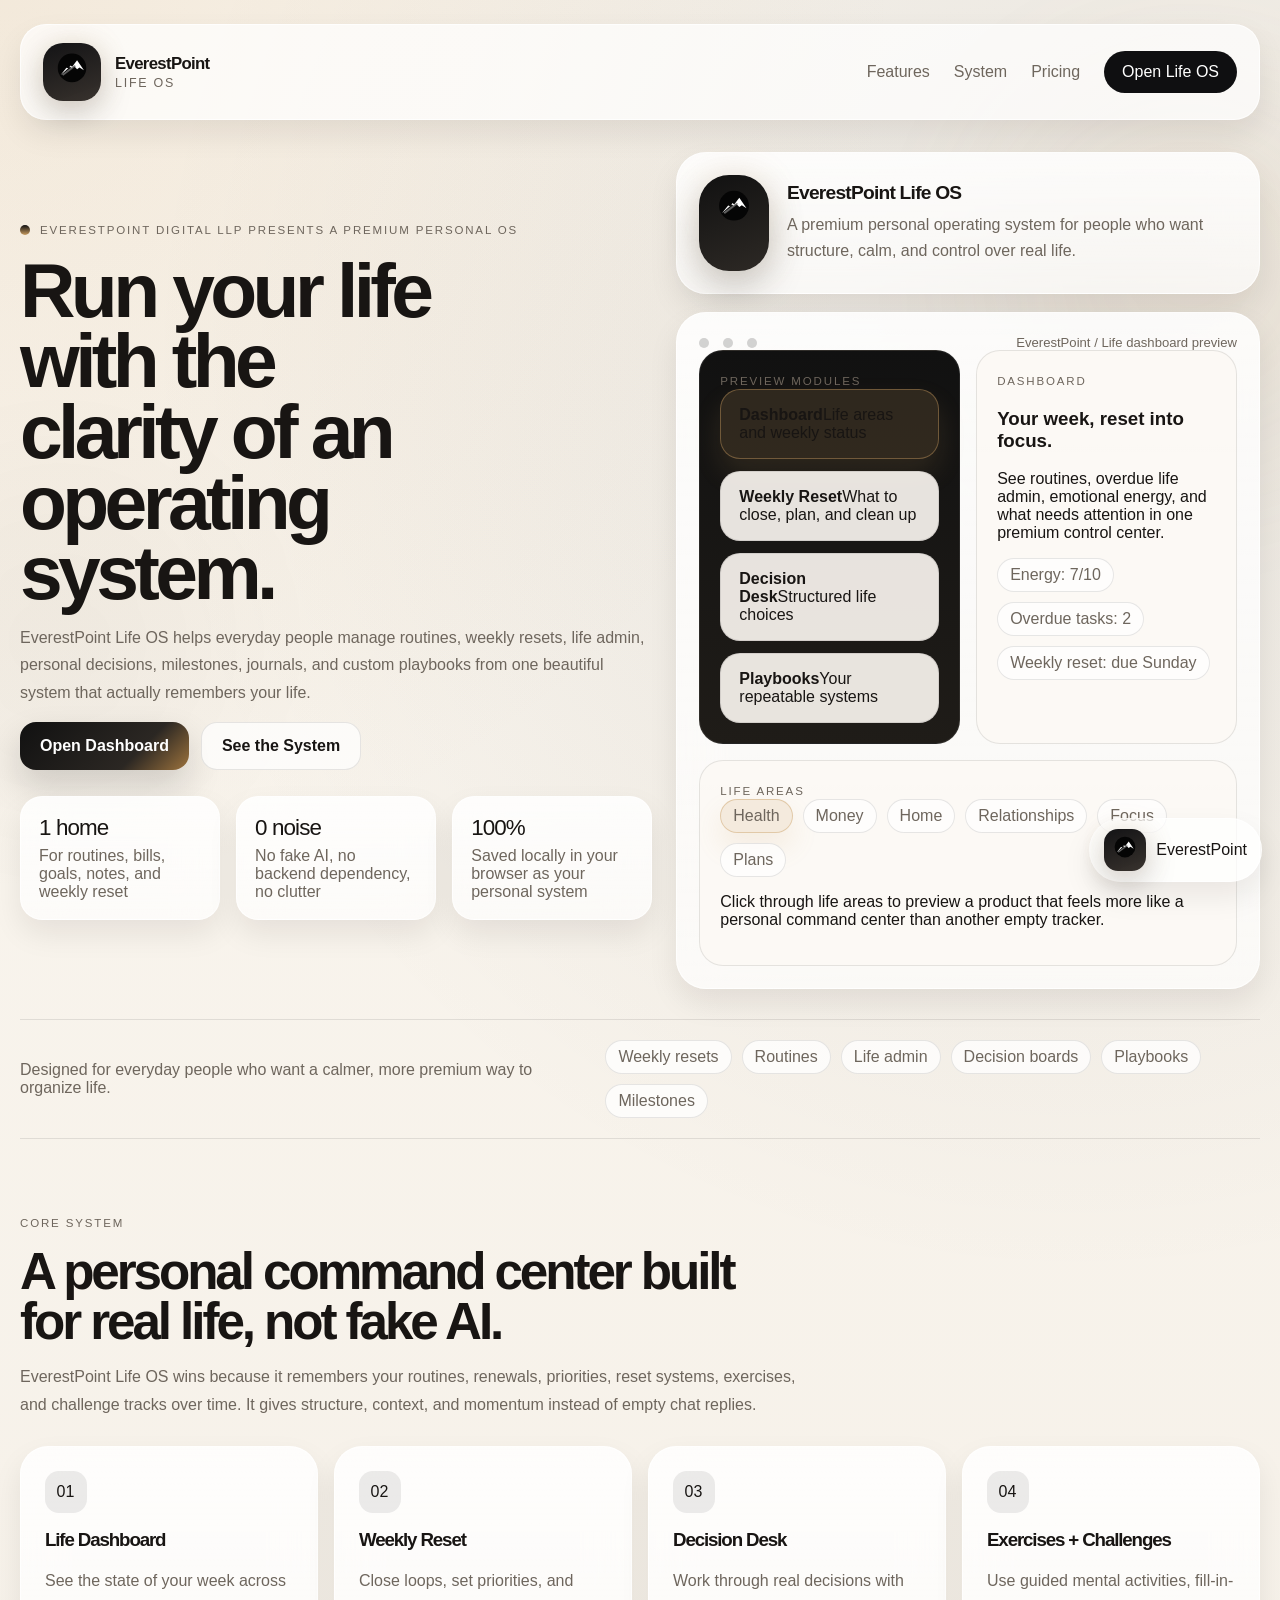
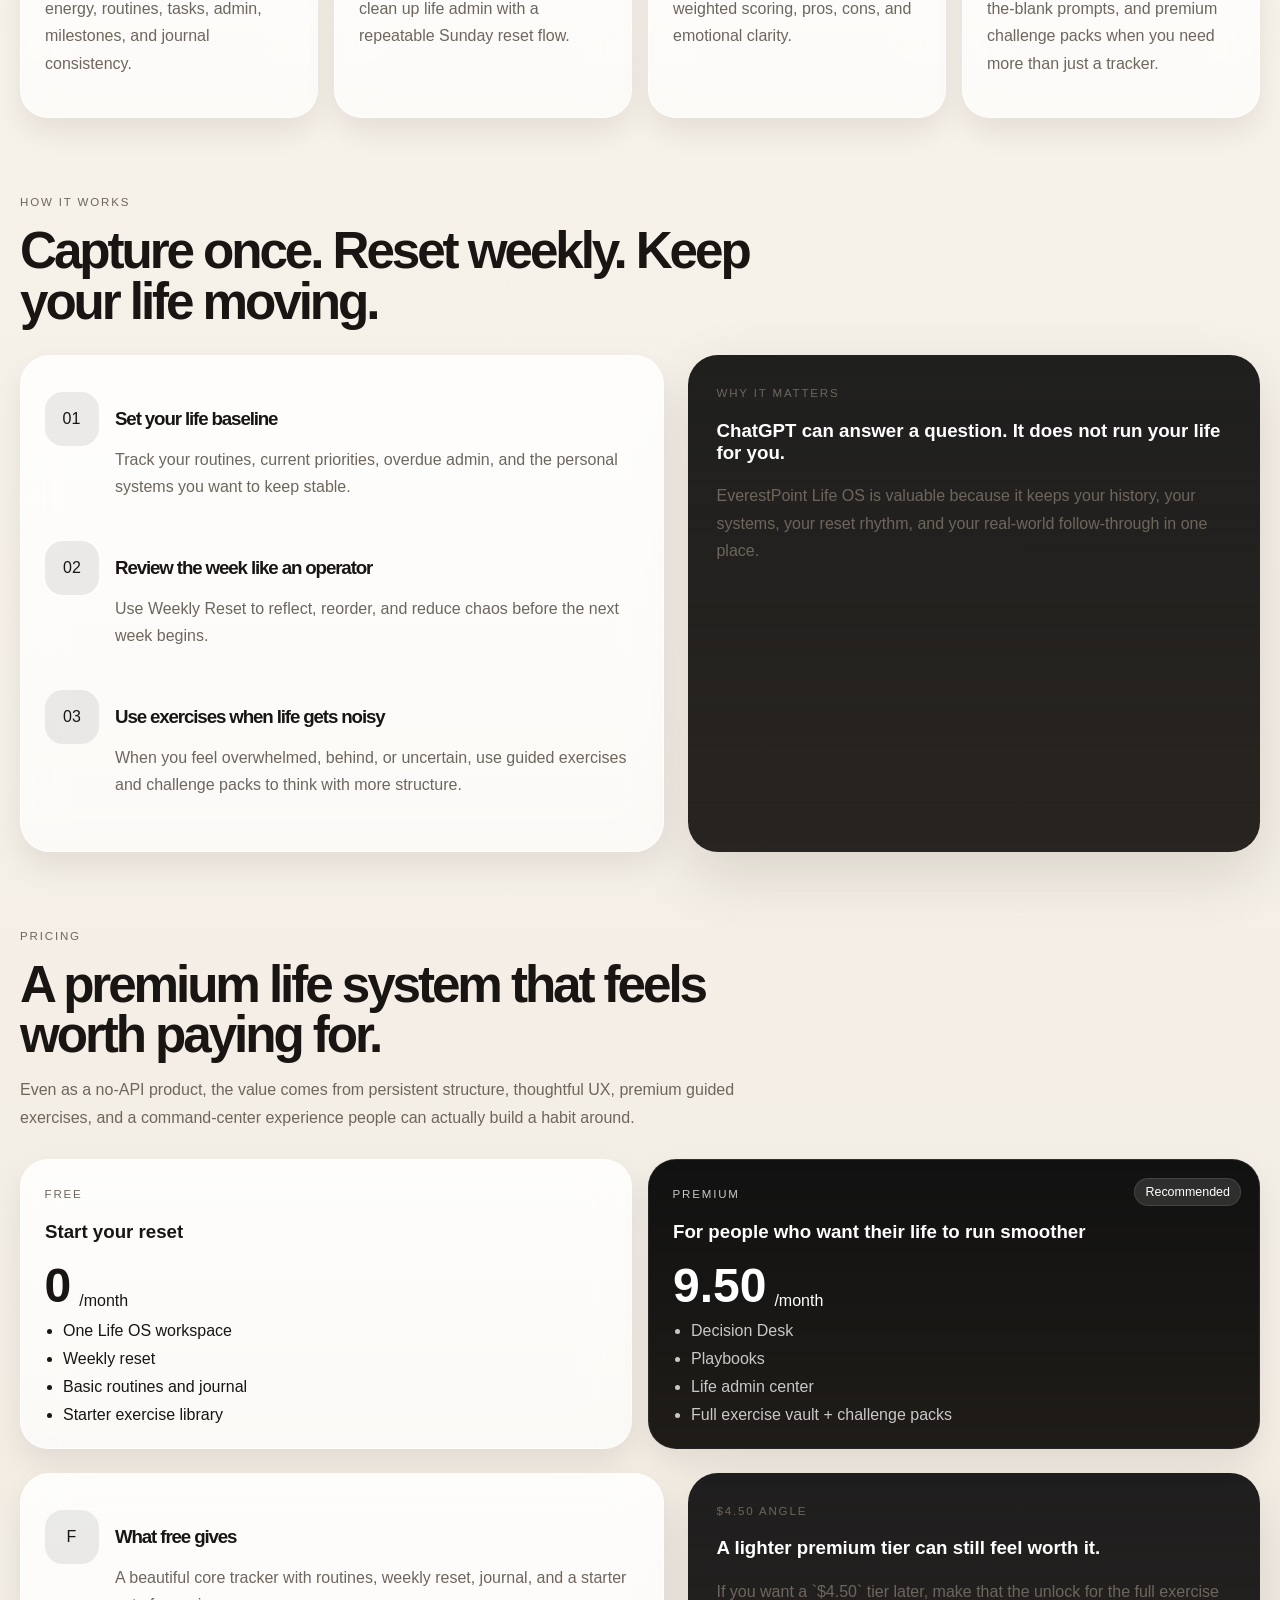
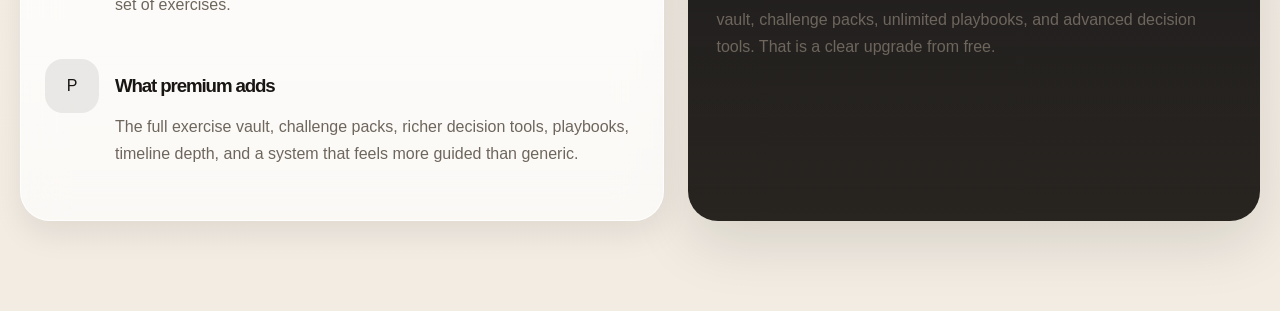
<file: index.html>
<!DOCTYPE html>
<html lang="en">
<head>
  <meta charset="UTF-8">
  <meta name="viewport" content="width=device-width, initial-scale=1.0">
  <title>EverestPoint Life OS | A personal operating system for real life</title>
  <meta name="description" content="EverestPoint Life OS helps everyday people organize routines, life admin, decisions, resets, milestones, and personal systems in one premium local-first dashboard.">
  <link rel="stylesheet" href="./styles.css">
</head>
<body class="landing-body">
  <div class="ambient ambient-one"></div>
  <div class="ambient ambient-two"></div>

  <header class="landing-nav">
    <a class="brand brand-lockup" href="#top" aria-label="Back to top">
      <span class="brand-logo-wrap">
        <img class="brand-logo-image" src="./everestpoint-logo.svg" alt="EverestPoint logo">
      </span>
      <span class="brand-copy">
        <strong>EverestPoint</strong>
        <small>Life OS</small>
      </span>
    </a>

    <nav class="nav-links">
      <a href="#features">Features</a>
      <a href="#system">System</a>
      <a href="#pricing">Pricing</a>
      <a href="./dashboard.html" class="nav-cta">Open Life OS</a>
    </nav>
  </header>

  <main class="landing-main" id="top">
    <section class="hero-section hero-life">
      <div class="hero-copy">
        <div class="eyebrow">
          <span class="eyebrow-dot"></span>
          EverestPoint Digital LLP presents a premium personal OS
        </div>
        <h1>Run your life with the clarity of an operating system.</h1>
        <p class="hero-text">
          EverestPoint Life OS helps everyday people manage routines, weekly resets, life admin, personal decisions,
          milestones, journals, and custom playbooks from one beautiful system that actually remembers your life.
        </p>
        <div class="hero-actions">
          <a class="button button-primary" href="./dashboard.html">Open Dashboard</a>
          <a class="button button-secondary" href="#features">See the System</a>
        </div>
        <div class="hero-proof">
          <div class="proof-card">
            <span class="proof-value">1 home</span>
            <span class="proof-label">For routines, bills, goals, notes, and weekly reset</span>
          </div>
          <div class="proof-card">
            <span class="proof-value">0 noise</span>
            <span class="proof-label">No fake AI, no backend dependency, no clutter</span>
          </div>
          <div class="proof-card">
            <span class="proof-value">100%</span>
            <span class="proof-label">Saved locally in your browser as your personal system</span>
          </div>
        </div>
      </div>

      <div class="hero-visual">
        <div class="hero-logo-orb glass-card">
          <div class="hero-logo-mark">
            <img class="hero-logo-image" src="./everestpoint-logo.svg" alt="EverestPoint mountain mark">
          </div>
          <div class="hero-logo-copy">
            <strong>EverestPoint Life OS</strong>
            <span>A premium personal operating system for people who want structure, calm, and control over real life.</span>
          </div>
        </div>

        <div class="hero-preview-card glass-card">
          <div class="preview-topbar">
            <span class="window-dot"></span>
            <span class="window-dot"></span>
            <span class="window-dot"></span>
            <div class="window-label">EverestPoint / Life dashboard preview</div>
          </div>
          <div class="preview-grid preview-grid-life">
            <div class="preview-panel preview-panel-dark">
              <div class="mini-label">Preview modules</div>
              <div class="stack-list">
                <button class="stack-item active" type="button" data-showcase-tab="dashboard"><strong>Dashboard</strong><span>Life areas and weekly status</span></button>
                <button class="stack-item" type="button" data-showcase-tab="reset"><strong>Weekly Reset</strong><span>What to close, plan, and clean up</span></button>
                <button class="stack-item" type="button" data-showcase-tab="decision"><strong>Decision Desk</strong><span>Structured life choices</span></button>
                <button class="stack-item" type="button" data-showcase-tab="playbooks"><strong>Playbooks</strong><span>Your repeatable systems</span></button>
              </div>
            </div>

            <div class="preview-panel">
              <div class="mini-label" data-showcase-output-label>Dashboard</div>
              <h3 data-showcase-output-title>Your week, reset into focus.</h3>
              <p class="caption-preview" data-showcase-output-text>See routines, overdue life admin, emotional energy, and what needs attention in one premium control center.</p>
              <div class="tag-row" data-showcase-inputs>
                <span>Energy: 7/10</span>
                <span>Overdue tasks: 2</span>
                <span>Weekly reset: due Sunday</span>
              </div>
            </div>

            <div class="preview-panel preview-wide">
              <div class="mini-label">Life areas</div>
              <div class="tag-row">
                <button class="small-chip active" type="button" data-showcase-day>Health</button>
                <button class="small-chip" type="button" data-showcase-day>Money</button>
                <button class="small-chip" type="button" data-showcase-day>Home</button>
                <button class="small-chip" type="button" data-showcase-day>Relationships</button>
                <button class="small-chip" type="button" data-showcase-day>Focus</button>
                <button class="small-chip" type="button" data-showcase-day>Plans</button>
              </div>
              <p class="caption-preview">Click through life areas to preview a product that feels more like a personal command center than another empty tracker.</p>
            </div>
          </div>
        </div>
      </div>
    </section>

    <section class="logo-strip">
      <p>Designed for everyday people who want a calmer, more premium way to organize life.</p>
      <div class="strip-items">
        <span>Weekly resets</span>
        <span>Routines</span>
        <span>Life admin</span>
        <span>Decision boards</span>
        <span>Playbooks</span>
        <span>Milestones</span>
      </div>
    </section>

    <section class="feature-section" id="features">
      <div class="section-heading">
        <span class="section-kicker">Core system</span>
        <h2>A personal command center built for real life, not fake AI.</h2>
          <p>EverestPoint Life OS wins because it remembers your routines, renewals, priorities, reset systems, exercises, and challenge tracks over time. It gives structure, context, and momentum instead of empty chat replies.</p>
      </div>
      <div class="feature-grid">
        <article class="feature-card"><div class="feature-icon">01</div><h3>Life Dashboard</h3><p>See the state of your week across energy, routines, tasks, admin, milestones, and journal consistency.</p></article>
        <article class="feature-card"><div class="feature-icon">02</div><h3>Weekly Reset</h3><p>Close loops, set priorities, and clean up life admin with a repeatable Sunday reset flow.</p></article>
        <article class="feature-card"><div class="feature-icon">03</div><h3>Decision Desk</h3><p>Work through real decisions with weighted scoring, pros, cons, and emotional clarity.</p></article>
          <article class="feature-card"><div class="feature-icon">04</div><h3>Exercises + Challenges</h3><p>Use guided mental activities, fill-in-the-blank prompts, and premium challenge packs when you need more than just a tracker.</p></article>
      </div>
    </section>

    <section class="workflow-section" id="system">
      <div class="section-heading">
        <span class="section-kicker">How It Works</span>
        <h2>Capture once. Reset weekly. Keep your life moving.</h2>
      </div>
      <div class="workflow-layout">
          <div class="workflow-card glass-card">
            <div class="workflow-step"><span>01</span><div><h3>Set your life baseline</h3><p>Track your routines, current priorities, overdue admin, and the personal systems you want to keep stable.</p></div></div>
            <div class="workflow-step"><span>02</span><div><h3>Review the week like an operator</h3><p>Use Weekly Reset to reflect, reorder, and reduce chaos before the next week begins.</p></div></div>
            <div class="workflow-step"><span>03</span><div><h3>Use exercises when life gets noisy</h3><p>When you feel overwhelmed, behind, or uncertain, use guided exercises and challenge packs to think with more structure.</p></div></div>
          </div>
        <div class="insight-card">
          <span class="mini-label">Why it matters</span>
          <h3>ChatGPT can answer a question. It does not run your life for you.</h3>
          <p>EverestPoint Life OS is valuable because it keeps your history, your systems, your reset rhythm, and your real-world follow-through in one place.</p>
        </div>
      </div>
    </section>

    <section class="pricing-section" id="pricing">
      <div class="section-heading">
        <span class="section-kicker">Pricing</span>
        <h2>A premium life system that feels worth paying for.</h2>
          <p>Even as a no-API product, the value comes from persistent structure, thoughtful UX, premium guided exercises, and a command-center experience people can actually build a habit around.</p>
      </div>
      <div class="pricing-grid pricing-grid-compact">
        <article class="pricing-card">
          <span class="mini-label">Free</span>
          <h3>Start your reset</h3>
          <div class="price-line"><strong>0</strong><span>/month</span></div>
            <ul class="pricing-list">
              <li>One Life OS workspace</li>
              <li>Weekly reset</li>
              <li>Basic routines and journal</li>
              <li>Starter exercise library</li>
            </ul>
          </article>
          <article class="pricing-card pricing-card-featured">
            <div class="pricing-badge">Recommended</div>
            <span class="mini-label">Premium</span>
            <h3>For people who want their life to run smoother</h3>
            <div class="price-line"><strong>9.50</strong><span>/month</span></div>
            <ul class="pricing-list">
              <li>Decision Desk</li>
              <li>Playbooks</li>
              <li>Life admin center</li>
              <li>Full exercise vault + challenge packs</li>
            </ul>
          </article>
        </div>
        <div class="workflow-layout" style="margin-top:24px;">
          <div class="workflow-card glass-card">
            <div class="workflow-step"><span>F</span><div><h3>What free gives</h3><p>A beautiful core tracker with routines, weekly reset, journal, and a starter set of exercises.</p></div></div>
            <div class="workflow-step"><span>P</span><div><h3>What premium adds</h3><p>The full exercise vault, challenge packs, richer decision tools, playbooks, timeline depth, and a system that feels more guided than generic.</p></div></div>
          </div>
          <div class="insight-card">
            <span class="mini-label">$4.50 angle</span>
            <h3>A lighter premium tier can still feel worth it.</h3>
            <p>If you want a `$4.50` tier later, make that the unlock for the full exercise vault, challenge packs, unlimited playbooks, and advanced decision tools. That is a clear upgrade from free.</p>
          </div>
        </div>
      </section>
  </main>

  <div class="brand-beacon">
    <span class="brand-logo-wrap beacon">
      <img class="brand-logo-image" src="./everestpoint-logo.svg" alt="EverestPoint logo">
    </span>
    <span>EverestPoint</span>
  </div>

  <script src="./script.js"></script>
</body>
</html>
</file>
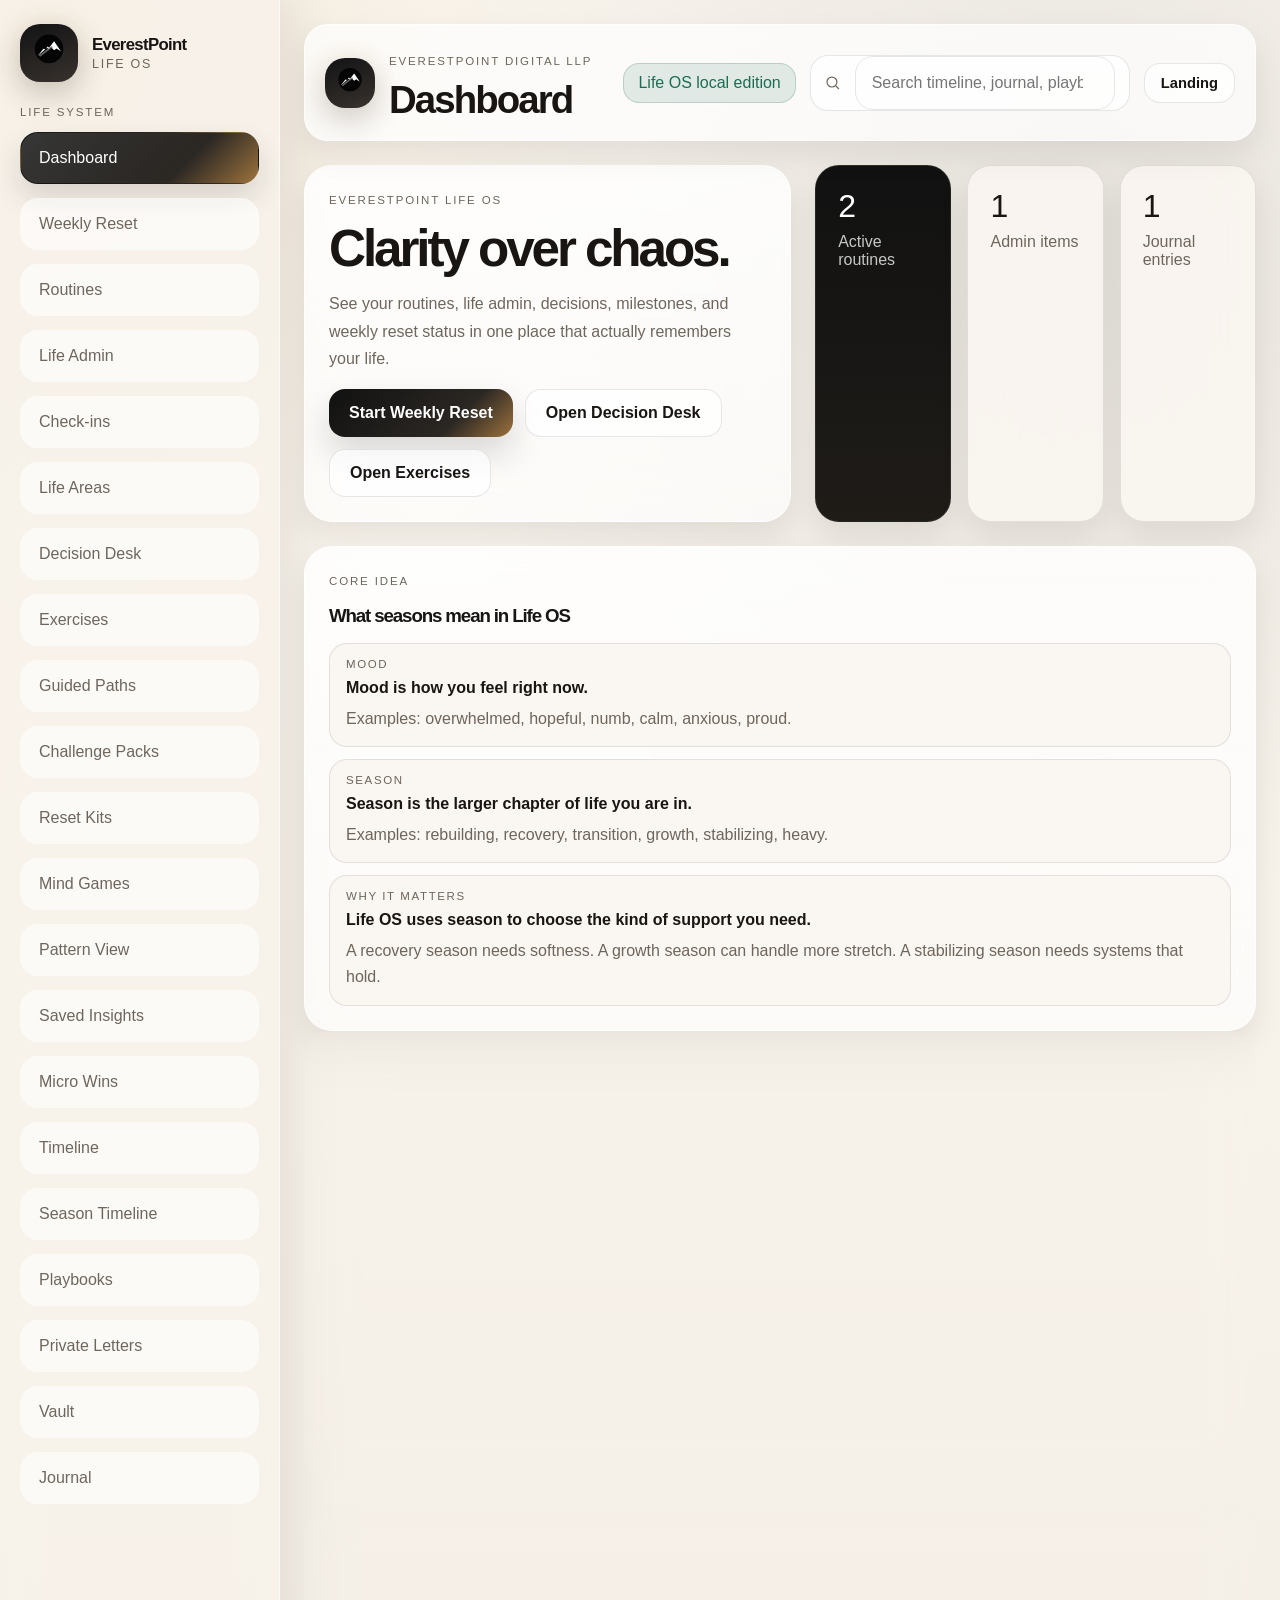
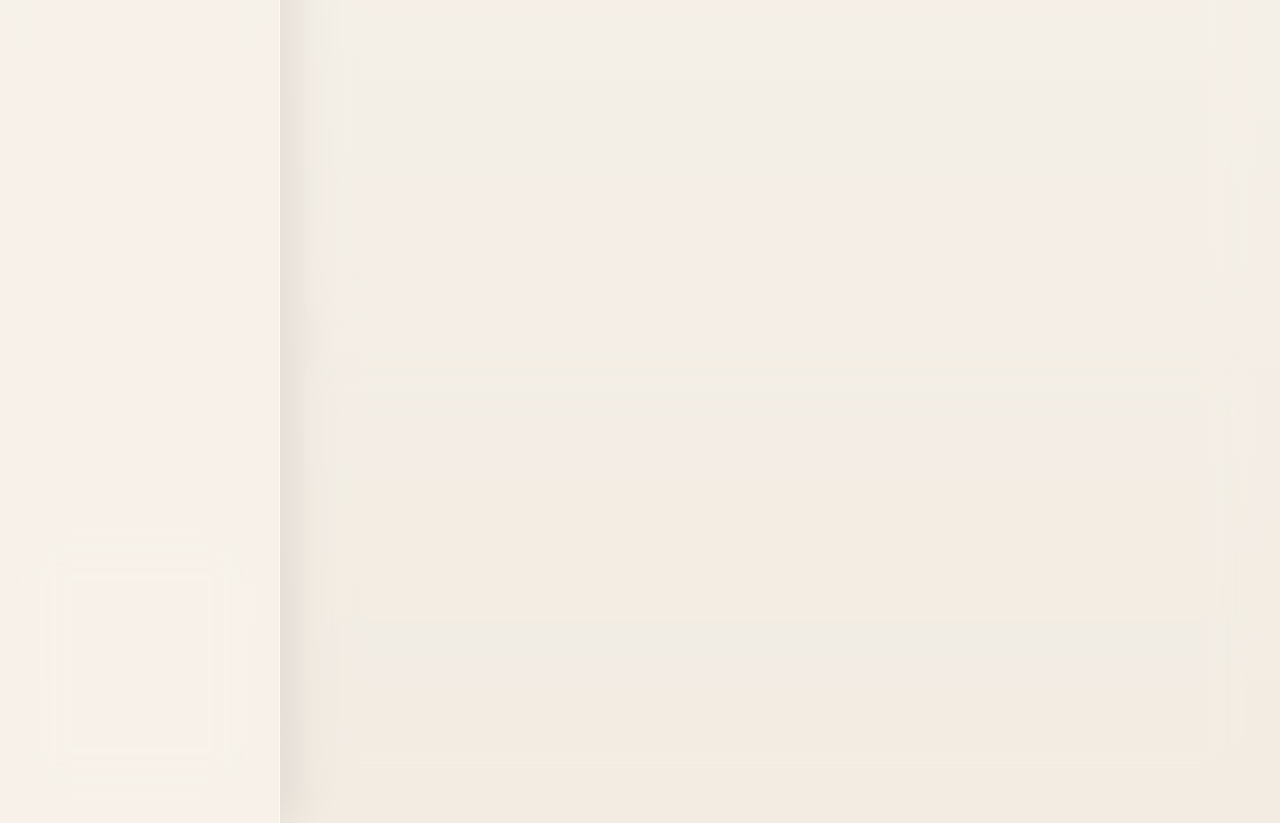
<file: dashboard.html>
<!DOCTYPE html>
<html lang="en">
<head>
  <meta charset="UTF-8">
  <meta name="viewport" content="width=device-width, initial-scale=1.0">
  <title>EverestPoint Life OS | Dashboard</title>
  <link rel="stylesheet" href="./styles.css">
</head>
<body class="dashboard-body life-body">
  <div class="dashboard-shell life-shell">
    <aside class="sidebar" data-sidebar>
      <div class="sidebar-top">
        <a class="brand brand-lockup brand-dashboard" href="#dashboard" data-route-link="dashboard" aria-label="Go to dashboard">
          <span class="brand-logo-wrap">
            <img class="brand-logo-image" src="./everestpoint-logo.svg" alt="EverestPoint logo">
          </span>
          <span class="brand-copy">
            <strong>EverestPoint</strong>
            <small>Life OS</small>
          </span>
        </a>
        <button class="icon-button mobile-close" type="button" data-sidebar-close aria-label="Close sidebar">
          <span></span>
          <span></span>
        </button>
      </div>

      <div class="sidebar-group">
        <span class="sidebar-label">Life System</span>
        <button class="sidebar-link active" data-view-trigger="dashboard"><span>Dashboard</span></button>
        <button class="sidebar-link" data-view-trigger="reset"><span>Weekly Reset</span></button>
        <button class="sidebar-link" data-view-trigger="routines"><span>Routines</span></button>
        <button class="sidebar-link" data-view-trigger="admin"><span>Life Admin</span></button>
        <button class="sidebar-link" data-view-trigger="checkins"><span>Check-ins</span></button>
        <button class="sidebar-link" data-view-trigger="areas"><span>Life Areas</span></button>
        <button class="sidebar-link" data-view-trigger="decisions"><span>Decision Desk</span></button>
        <button class="sidebar-link" data-view-trigger="exercises"><span>Exercises</span></button>
        <button class="sidebar-link" data-view-trigger="paths"><span>Guided Paths</span></button>
        <button class="sidebar-link" data-view-trigger="challenges"><span>Challenge Packs</span></button>
        <button class="sidebar-link" data-view-trigger="resetkits"><span>Reset Kits</span></button>
        <button class="sidebar-link" data-view-trigger="games"><span>Mind Games</span></button>
        <button class="sidebar-link" data-view-trigger="patterns"><span>Pattern View</span></button>
        <button class="sidebar-link" data-view-trigger="insights"><span>Saved Insights</span></button>
        <button class="sidebar-link" data-view-trigger="wins"><span>Micro Wins</span></button>
        <button class="sidebar-link" data-view-trigger="timeline"><span>Timeline</span></button>
        <button class="sidebar-link" data-view-trigger="seasons"><span>Season Timeline</span></button>
        <button class="sidebar-link" data-view-trigger="playbooks"><span>Playbooks</span></button>
        <button class="sidebar-link" data-view-trigger="letters"><span>Private Letters</span></button>
        <button class="sidebar-link" data-view-trigger="vault"><span>Vault</span></button>
        <button class="sidebar-link" data-view-trigger="journal"><span>Journal</span></button>
      </div>

      <div class="sidebar-footer">
        <div class="sidebar-upgrade">
          <span class="mini-label">EverestPoint Life OS</span>
          <h3>Your premium personal system.</h3>
          <p>Routines, resets, milestones, notes, and decisions all stay inside one calm operating layer.</p>
        </div>
      </div>
    </aside>

    <div class="sidebar-overlay" data-sidebar-overlay></div>

    <main class="dashboard-main">
      <header class="topbar">
        <div class="topbar-left">
          <button class="icon-button mobile-toggle" type="button" data-sidebar-open aria-label="Open sidebar">
            <span></span><span></span><span></span>
          </button>
          <a class="topbar-brand" href="#dashboard" data-route-link="dashboard" aria-label="Go to dashboard">
            <span class="brand-logo-wrap topbar-logo">
              <img class="brand-logo-image" src="./everestpoint-logo.svg" alt="EverestPoint logo">
            </span>
            <div>
              <p class="topbar-eyebrow">EverestPoint Digital LLP</p>
              <h1 class="topbar-title" data-page-title>Dashboard</h1>
            </div>
          </a>
        </div>

        <div class="topbar-right">
          <div class="ai-badge live">Life OS local edition</div>
          <label class="search-box">
            <svg viewBox="0 0 24 24" aria-hidden="true">
              <path d="M10.5 18a7.5 7.5 0 1 1 0-15 7.5 7.5 0 0 1 0 15Z"></path>
              <path d="M16.5 16.5 21 21"></path>
            </svg>
            <input type="search" placeholder="Search timeline, journal, playbooks..." data-global-search>
          </label>
          <a class="button button-secondary button-small" href="./index.html">Landing</a>
        </div>
      </header>

      <section class="dashboard-view active" data-view="dashboard">
        <div class="overview-hero">
          <div class="overview-copy surface-card">
            <span class="section-kicker">EverestPoint Life OS</span>
            <h2>Clarity over chaos.</h2>
            <p data-life-summary>See your routines, life admin, decisions, milestones, and weekly reset status in one place that actually remembers your life.</p>
            <div class="hero-actions">
              <button class="button button-primary" type="button" data-jump-view="reset">Start Weekly Reset</button>
              <button class="button button-secondary" type="button" data-jump-view="decisions">Open Decision Desk</button>
              <button class="button button-secondary" type="button" data-jump-view="exercises">Open Exercises</button>
            </div>
          </div>
          <div class="overview-metrics">
            <article class="metric-card"><span class="metric-value" data-metric-routines>0</span><span class="metric-label">Active routines</span></article>
            <article class="metric-card"><span class="metric-value" data-metric-admin>0</span><span class="metric-label">Admin items</span></article>
            <article class="metric-card"><span class="metric-value" data-metric-journal>0</span><span class="metric-label">Journal entries</span></article>
          </div>
        </div>

        <div class="overview-grid">
          <article class="surface-card season-explainer-card">
            <div class="surface-header">
              <div>
                <span class="mini-label">Core idea</span>
                <h3>What seasons mean in Life OS</h3>
              </div>
            </div>
            <div class="season-guide" data-season-explainer></div>
          </article>
        </div>

        <div class="overview-grid">
          <article class="surface-card">
            <div class="surface-header">
              <div>
                <span class="mini-label">Life snapshot</span>
                <h3>Your current baseline</h3>
              </div>
            </div>
            <div class="profile-summary" data-profile-summary></div>
          </article>

          <article class="surface-card">
            <div class="surface-header">
              <div>
                <span class="mini-label">How Life OS thinks</span>
                <h3>Mood vs season</h3>
              </div>
            </div>
            <div class="season-guide" data-season-guide></div>
          </article>

          <article class="surface-card">
            <div class="surface-header">
              <div>
                <span class="mini-label">This week</span>
                <h3>Immediate focus</h3>
              </div>
            </div>
            <div class="saved-preview" data-home-focus></div>
          </article>
        </div>
      </section>

      <section class="dashboard-view" data-view="reset">
        <div class="view-header">
          <div>
            <span class="section-kicker">Weekly Reset</span>
            <h2>Close loops before the next week starts.</h2>
            <p>What this page does: helps you release mental clutter, decide what matters next, and make the next week feel lighter before it begins.</p>
          </div>
        </div>
        <div class="tool-layout">
          <form class="surface-card tool-form" data-reset-form>
            <label><span>What felt heavy this week?</span><textarea name="heavy" placeholder="What drained you, what got ignored, what felt chaotic?"></textarea></label>
            <label><span>What must be handled next week?</span><textarea name="mustDo" placeholder="Bills, calls, errands, deadlines, home tasks, appointments."></textarea></label>
            <label><span>What would make next week feel calmer?</span><textarea name="calmer" placeholder="Cleaner mornings, less screen time, plan meals, fix sleep schedule, etc."></textarea></label>
            <div class="form-actions">
              <button class="button button-primary" type="submit">Build Reset Plan</button>
            </div>
          </form>
          <div class="surface-card tool-results">
            <div class="results-header">
              <div>
                <span class="mini-label">Reset output</span>
                <h3>Weekly reset guide</h3>
              </div>
              <span class="status-pill" data-reset-status>Ready</span>
            </div>
            <div class="growth-pack" data-reset-results></div>
          </div>
        </div>
      </section>

      <section class="dashboard-view" data-view="routines">
        <div class="view-header">
          <div>
            <span class="section-kicker">Routines</span>
            <h2>Build routines you can actually keep.</h2>
            <p>What this page does: helps you create repeatable habits that make daily life feel more stable instead of reactive.</p>
          </div>
        </div>
        <div class="tool-layout">
          <form class="surface-card tool-form" data-routine-form>
            <label><span>Routine name</span><input type="text" name="title" placeholder="Morning reset"></label>
            <label><span>Category</span><select name="category"><option>Health</option><option>Focus</option><option>Home</option><option>Money</option><option>Mindset</option></select></label>
            <label><span>Frequency</span><select name="frequency"><option>Daily</option><option>Weekdays</option><option>3x weekly</option><option>Weekly</option></select></label>
            <label><span>Why it matters</span><textarea name="why" placeholder="What gets better when this stays consistent?"></textarea></label>
            <div class="form-actions">
              <button class="button button-primary" type="submit">Save Routine</button>
            </div>
          </form>
          <div class="surface-card tool-results">
            <div class="results-header">
              <div>
                <span class="mini-label">Routine board</span>
                <h3>Current routines</h3>
              </div>
            </div>
            <div class="idea-grid" data-routine-results></div>
          </div>
        </div>
      </section>

      <section class="dashboard-view" data-view="admin">
        <div class="view-header">
          <div>
            <span class="section-kicker">Life Admin</span>
            <h2>Keep up with the boring things before they become stressful.</h2>
            <p>What this page does: gives you one place for bills, renewals, appointments, and the tasks that quietly create stress when forgotten.</p>
          </div>
        </div>
        <div class="tool-layout">
          <form class="surface-card tool-form" data-admin-form>
            <label><span>Admin item</span><input type="text" name="title" placeholder="Renew car insurance"></label>
            <label><span>Area</span><select name="area"><option>Money</option><option>Home</option><option>Health</option><option>Travel</option><option>Paperwork</option></select></label>
            <label><span>Due date</span><input type="date" name="dueDate"></label>
            <label><span>Notes</span><textarea name="notes" placeholder="Any detail you need later."></textarea></label>
            <div class="form-actions">
              <button class="button button-primary" type="submit">Add Admin Item</button>
            </div>
          </form>
          <div class="surface-card tool-results">
            <div class="results-header">
              <div>
                <span class="mini-label">Admin list</span>
                <h3>Upcoming obligations</h3>
              </div>
            </div>
            <div class="library-list" data-admin-results></div>
          </div>
        </div>
      </section>

      <section class="dashboard-view" data-view="checkins">
        <div class="view-header">
          <div>
            <span class="section-kicker">Check-ins</span>
            <h2>Log how life feels before it blurs together.</h2>
            <p>What this page does: tracks mood, energy, and season shifts so patterns become easier to notice over time.</p>
          </div>
        </div>
        <div class="tool-layout">
          <form class="surface-card tool-form" data-checkin-form>
            <label><span>How do you feel today?</span><select name="mood"><option>Calm</option><option>Overwhelmed</option><option>Anxious</option><option>Hopeful</option><option>Tired</option><option>Focused</option><option>Numb</option></select></label>
            <label><span>Energy</span><select name="energy"><option>Low</option><option>Medium</option><option>High</option></select></label>
            <label><span>Current season</span><select name="season"><option>Rebuilding</option><option>Recovery</option><option>Transition</option><option>Growth</option><option>Stabilizing</option><option>Heavy</option></select></label>
            <label><span>What is most true right now?</span><textarea name="note" placeholder="What feels loudest, clearest, or most important today?"></textarea></label>
            <div class="form-actions">
              <button class="button button-primary" type="submit">Save Check-in</button>
            </div>
          </form>
          <div class="surface-card tool-results">
            <div class="results-header">
              <div><span class="mini-label">Check-in log</span><h3>Recent emotional snapshots</h3></div>
            </div>
            <div class="library-list" data-checkin-results></div>
          </div>
        </div>
      </section>

      <section class="dashboard-view" data-view="areas">
        <div class="view-header">
          <div>
            <span class="section-kicker">Life Areas</span>
            <h2>Keep every part of life visible, not just the loudest one.</h2>
            <p>What this page does: separates life into areas like health, money, home, work, relationships, identity, and calm so you can see what needs attention.</p>
          </div>
        </div>
        <div class="tool-layout">
          <form class="surface-card tool-form" data-area-form>
            <label><span>Area</span><select name="area"><option>Health</option><option>Relationships</option><option>Home</option><option>Money</option><option>Work</option><option>Identity</option><option>Calm</option></select></label>
            <label><span>Current status</span><select name="status"><option>Needs attention</option><option>Holding steady</option><option>Improving</option><option>Messy but manageable</option></select></label>
            <label><span>What is true here?</span><textarea name="note" placeholder="What is going well, what feels strained, or what needs a reset?"></textarea></label>
            <div class="form-actions"><button class="button button-primary" type="submit">Save Life Area</button></div>
          </form>
          <div class="surface-card tool-results">
            <div class="results-header"><div><span class="mini-label">Area board</span><h3>Life area snapshot</h3></div></div>
            <div class="idea-grid" data-area-results></div>
          </div>
        </div>
      </section>

      <section class="dashboard-view" data-view="decisions">
        <div class="view-header">
          <div>
            <span class="section-kicker">Decision Desk</span>
            <h2>Think through big choices with more structure and less noise.</h2>
            <p>Use this when you need clearer logic, clearer feelings, and a better explanation of what the score is actually trying to show you.</p>
          </div>
        </div>
        <div class="tool-layout">
          <form class="surface-card tool-form" data-decision-form>
            <label><span>Decision title</span><input type="text" name="title" placeholder="Should I move apartments?"></label>
            <label><span>Option A</span><input type="text" name="optionA" placeholder="Stay where I am"></label>
            <label><span>Option B</span><input type="text" name="optionB" placeholder="Move in July"></label>
            <label><span>How important is peace / calm?</span><select name="peaceWeight"><option value="1">1 - low</option><option value="2">2</option><option value="3" selected>3</option><option value="4">4</option><option value="5">5 - highest</option></select></label>
            <label><span>How important is growth / opportunity?</span><select name="growthWeight"><option value="1">1 - low</option><option value="2">2</option><option value="3" selected>3</option><option value="4">4</option><option value="5">5 - highest</option></select></label>
            <label><span>How important is environment / fit?</span><select name="environmentWeight"><option value="1">1 - low</option><option value="2">2</option><option value="3" selected>3</option><option value="4">4</option><option value="5">5 - highest</option></select></label>
            <label><span>Option A: peace / calm score</span><select name="optionAPeace"><option value="1">1 - weak</option><option value="2">2</option><option value="3" selected>3</option><option value="4">4</option><option value="5">5 - strong</option></select></label>
            <label><span>Option A: growth / opportunity score</span><select name="optionAGrowth"><option value="1">1 - weak</option><option value="2">2</option><option value="3" selected>3</option><option value="4">4</option><option value="5">5 - strong</option></select></label>
            <label><span>Option A: environment / fit score</span><select name="optionAEnvironment"><option value="1">1 - weak</option><option value="2">2</option><option value="3" selected>3</option><option value="4">4</option><option value="5">5 - strong</option></select></label>
            <label><span>Option B: peace / calm score</span><select name="optionBPeace"><option value="1">1 - weak</option><option value="2">2</option><option value="3" selected>3</option><option value="4">4</option><option value="5">5 - strong</option></select></label>
            <label><span>Option B: growth / opportunity score</span><select name="optionBGrowth"><option value="1">1 - weak</option><option value="2">2</option><option value="3" selected>3</option><option value="4">4</option><option value="5">5 - strong</option></select></label>
            <label><span>Option B: environment / fit score</span><select name="optionBEnvironment"><option value="1">1 - weak</option><option value="2">2</option><option value="3" selected>3</option><option value="4">4</option><option value="5">5 - strong</option></select></label>
            <label><span>Which option are you emotionally leaning toward right now?</span><select name="lean"><option value="A">Option A</option><option value="B">Option B</option><option value="split">I feel split</option></select></label>
            <label><span>How do you want life to feel after this choice?</span><textarea name="desiredFeel" placeholder="More calm, more confidence, more growth, healthier environment, etc."></textarea></label>
            <div class="form-actions">
              <button class="button button-primary" type="submit">Score Decision</button>
            </div>
          </form>
          <div class="surface-card tool-results">
            <div class="results-header">
              <div>
                <span class="mini-label">Decision output</span>
                <h3>Recommendation board</h3>
              </div>
              <span class="status-pill" data-decision-status>Ready</span>
            </div>
            <div class="growth-pack" data-decision-results></div>
          </div>
        </div>
      </section>

      <section class="dashboard-view" data-view="exercises">
        <div class="view-header">
          <div>
            <span class="section-kicker">Exercises</span>
            <h2>Guided prompts, fill-in-the-blank activities, and mental reset tools.</h2>
            <p>Use these when you feel stuck, overwhelmed, scattered, or like you need a structured way to think instead of doom-scrolling or spiraling.</p>
          </div>
        </div>
        <div class="tool-layout">
          <form class="surface-card tool-form" data-exercise-form>
            <label><span>Category</span><select name="category"><option>Mental clarity</option><option>Weekly reset</option><option>Decision making</option><option>Self-awareness</option><option>Routine repair</option><option>Relationships</option><option>Life direction</option><option>Low-energy support</option><option>Poem reflection</option></select></label>
            <label><span>Current feeling</span><input type="text" name="feeling" placeholder="Overwhelmed, behind, disconnected, uncertain..."></label>
            <label><span>What do you need most?</span><input type="text" name="need" placeholder="Clarity, calm, confidence, structure, release..."></label>
            <label><span>Current season</span><select name="season"><option value="">Use my saved season</option><option>Rebuilding</option><option>Recovery</option><option>Transition</option><option>Growth</option><option>Stabilizing</option><option>Heavy</option></select></label>
            <label><span>Reflection style</span><select name="mode"><option>Gentle</option><option>Balanced</option><option>Deeper</option><option>Hard truth</option></select></label>
            <div class="form-actions">
              <button class="button button-primary" type="submit">Generate Exercise</button>
              <button class="button button-secondary" type="button" data-regenerate-exercise>Regenerate</button>
            </div>
          </form>
          <div class="surface-card tool-results">
            <div class="results-header">
              <div>
                <span class="mini-label">Exercise output</span>
                <h3>Clarity activity</h3>
              </div>
              <span class="status-pill" data-exercise-status>Ready</span>
            </div>
            <div class="caption-stack" data-exercise-results></div>
          </div>
        </div>
      </section>

      <section class="dashboard-view" data-view="paths">
        <div class="view-header">
          <div>
            <span class="section-kicker">Guided Paths</span>
            <h2>Follow a deeper track when one exercise is not enough.</h2>
            <p>What this page does: gives you multi-step paths for moments like overwhelm, self-trust issues, breakup recovery, or getting life back together.</p>
          </div>
        </div>
        <div class="tool-layout">
          <form class="surface-card tool-form" data-path-form>
            <label><span>Path</span><select name="path"><option>Overwhelm Reset</option><option>Self-Trust Rebuild</option><option>Breakup Recovery</option><option>Getting Life Back Together</option></select></label>
            <label><span>Current season</span><select name="season"><option>Rebuilding</option><option>Recovery</option><option>Transition</option><option>Growth</option><option>Stabilizing</option><option>Heavy</option></select></label>
            <label><span>Intensity</span><select name="intensity"><option>Gentle</option><option>Steady</option><option>Deeper</option></select></label>
            <div class="form-actions"><button class="button button-primary" type="submit">Build Guided Path</button></div>
          </form>
          <div class="surface-card tool-results">
            <div class="results-header"><div><span class="mini-label">Path output</span><h3>Multi-step track</h3></div><span class="status-pill" data-path-status>Ready</span></div>
            <div class="growth-pack" data-path-results></div>
          </div>
        </div>
      </section>

      <section class="dashboard-view" data-view="challenges">
        <div class="view-header">
          <div>
            <span class="section-kicker">Challenge Packs</span>
            <h2>Premium-style guided tracks that make the subscription feel worth keeping.</h2>
            <p>Challenge packs turn Life OS into a real guided system instead of just a place to store information. Pick a track, name the season you are in, and the system will build a more relevant path instead of giving you generic self-help.</p>
          </div>
        </div>
        <div class="overview-grid challenge-intro-grid">
          <article class="surface-card">
            <div class="surface-header">
              <div>
                <span class="mini-label">How this works</span>
                <h3>Why challenges feel different</h3>
              </div>
            </div>
            <div class="season-guide" data-challenge-explainer></div>
          </article>
        </div>
        <div class="tool-layout">
          <form class="surface-card tool-form" data-challenge-form>
            <label><span>Track</span><select name="track"><option>7-Day Mental Reset</option><option>14-Day Routine Rebuild</option><option>7-Day Self-Trust Reset</option><option>Clean Slate Week</option><option>Burnout Recovery Reset</option><option>Sunday Reset System</option></select></label>
            <label><span>What season are you in?</span><input type="text" name="season" placeholder="Burned out, rebuilding, uncertain, restarting, trying to get stable..."></label>
            <label><span>What do you want this challenge to strengthen?</span><select name="focus"><option>Clarity</option><option>Consistency</option><option>Confidence</option><option>Calm</option><option>Energy</option><option>Boundaries</option><option>Follow-through</option><option>Direction</option></select></label>
            <label><span>What pace feels realistic?</span><select name="pace"><option>Gentle</option><option>Steady</option><option>Focused</option></select></label>
            <div class="form-actions">
              <button class="button button-primary" type="submit">Build Challenge Pack</button>
            </div>
          </form>
          <div class="surface-card tool-results">
            <div class="results-header">
              <div>
                <span class="mini-label">Challenge pack</span>
                <h3>Guided sequence</h3>
              </div>
              <span class="status-pill" data-challenge-status>Ready</span>
            </div>
            <div class="growth-pack" data-challenge-results></div>
          </div>
        </div>
      </section>

      <section class="dashboard-view" data-view="resetkits">
        <div class="view-header">
          <div>
            <span class="section-kicker">Reset Kits</span>
            <h2>Open a ready-made pack when life gets messy fast.</h2>
            <p>What this page does: gives you prebuilt support for specific moments so you do not have to figure everything out from scratch.</p>
          </div>
        </div>
        <div class="tool-layout">
          <form class="surface-card tool-form" data-resetkit-form>
            <label><span>Kit</span><select name="kit"><option>Bad Day</option><option>Sunday Reset</option><option>After a Hard Conversation</option><option>When I Feel Behind</option><option>When Life Feels Messy</option></select></label>
            <div class="form-actions"><button class="button button-primary" type="submit">Open Reset Kit</button></div>
          </form>
          <div class="surface-card tool-results">
            <div class="results-header"><div><span class="mini-label">Reset kit</span><h3>Support pack</h3></div><span class="status-pill" data-resetkit-status>Ready</span></div>
            <div class="growth-pack" data-resetkit-results></div>
          </div>
        </div>
      </section>

      <section class="dashboard-view" data-view="games">
        <div class="view-header">
          <div>
            <span class="section-kicker">Mind Games</span>
            <h2>Use small interactive tools when reflection feels heavy.</h2>
            <p>What this page does: turns mental sorting into a lower-pressure activity so it feels easier to open up and see where your head is at.</p>
          </div>
        </div>
        <div class="tool-layout">
          <form class="surface-card tool-form" data-game-form>
            <label><span>Interactive tool</span><select name="game"><option>Season Finder</option><option>Control vs Release</option><option>Reset Roulette</option></select></label>
            <label><span>What feels most true right now?</span><input type="text" name="input" placeholder="I feel stuck, I keep overthinking, everything feels loud..."></label>
            <div class="form-actions"><button class="button button-primary" type="submit">Run Tool</button></div>
          </form>
          <div class="surface-card tool-results">
            <div class="results-header"><div><span class="mini-label">Interactive result</span><h3>Clarity tool</h3></div><span class="status-pill" data-game-status>Ready</span></div>
            <div class="growth-pack" data-game-results></div>
          </div>
        </div>
      </section>

      <section class="dashboard-view" data-view="patterns">
        <div class="view-header">
          <div>
            <span class="section-kicker">Pattern View</span>
            <h2>Notice what keeps repeating before it quietly runs your life.</h2>
            <p>What this page does: shows recurring moods, seasons, stuck points, and pressure themes across your saved entries.</p>
          </div>
        </div>
        <div class="surface-card tool-results">
          <div class="results-header"><div><span class="mini-label">Pattern board</span><h3>What keeps repeating</h3></div></div>
          <div class="growth-pack" data-pattern-results></div>
        </div>
      </section>

      <section class="dashboard-view" data-view="insights">
        <div class="view-header">
          <div>
            <span class="section-kicker">Saved Insights</span>
            <h2>Pull meaning out of what you keep writing down.</h2>
            <p>What this page does: reflects repeated themes back to you so your life tracker becomes more than storage.</p>
          </div>
        </div>
        <div class="surface-card tool-results">
          <div class="results-header"><div><span class="mini-label">Insight board</span><h3>What Life OS is noticing</h3></div></div>
          <div class="growth-pack" data-insight-results></div>
        </div>
      </section>

      <section class="dashboard-view" data-view="wins">
        <div class="view-header">
          <div>
            <span class="section-kicker">Micro Wins</span>
            <h2>Keep proof of progress, even when it is small.</h2>
            <p>What this page does: helps you collect little wins so progress does not disappear just because it was not dramatic.</p>
          </div>
        </div>
        <div class="tool-layout">
          <form class="surface-card tool-form" data-win-form>
            <label><span>Win</span><input type="text" name="title" placeholder="I cleaned my room instead of spiraling"></label>
            <label><span>Area</span><select name="area"><option>Health</option><option>Home</option><option>Work</option><option>Relationships</option><option>Mindset</option><option>Money</option></select></label>
            <label><span>Why it mattered</span><textarea name="note" placeholder="Why this counts, even if it looked small from the outside."></textarea></label>
            <div class="form-actions"><button class="button button-primary" type="submit">Save Win</button></div>
          </form>
          <div class="surface-card tool-results">
            <div class="results-header"><div><span class="mini-label">Win log</span><h3>Proof that you are moving</h3></div></div>
            <div class="library-list" data-win-results></div>
          </div>
        </div>
      </section>

      <section class="dashboard-view" data-view="timeline">
        <div class="view-header">
          <div>
            <span class="section-kicker">Timeline</span>
            <h2>Keep a memory of the weeks, wins, and turning points that shape your life.</h2>
            <p>What this page does: helps you remember growth, hard seasons, and milestones so your life has visible context over time.</p>
          </div>
        </div>
        <div class="tool-layout">
          <form class="surface-card tool-form" data-timeline-form>
            <label><span>Milestone</span><input type="text" name="title" placeholder="Started therapy again"></label>
            <label><span>Date</span><input type="date" name="date"></label>
            <label><span>Why it mattered</span><textarea name="notes" placeholder="What changed, what you learned, or what this meant."></textarea></label>
            <div class="form-actions">
              <button class="button button-primary" type="submit">Add to Timeline</button>
            </div>
          </form>
          <div class="surface-card tool-results">
            <div class="results-header">
              <div>
                <span class="mini-label">Timeline</span>
                <h3>Life milestones</h3>
              </div>
            </div>
            <div class="library-list" data-timeline-results></div>
          </div>
        </div>
      </section>

      <section class="dashboard-view" data-view="seasons">
        <div class="view-header">
          <div>
            <span class="section-kicker">Season Timeline</span>
            <h2>Track the chapters you have been living through.</h2>
            <p>What this page does: helps you log what season you were in, when it shifted, and what changed with it.</p>
          </div>
        </div>
        <div class="tool-layout">
          <form class="surface-card tool-form" data-season-form>
            <label><span>Season</span><select name="season"><option>Rebuilding</option><option>Recovery</option><option>Transition</option><option>Growth</option><option>Stabilizing</option><option>Heavy</option></select></label>
            <label><span>When did it begin?</span><input type="date" name="date"></label>
            <label><span>What changed?</span><textarea name="notes" placeholder="What shifted in your life, energy, or mindset?"></textarea></label>
            <div class="form-actions"><button class="button button-primary" type="submit">Save Season</button></div>
          </form>
          <div class="surface-card tool-results">
            <div class="results-header"><div><span class="mini-label">Season history</span><h3>Season changes over time</h3></div></div>
            <div class="library-list" data-season-results></div>
          </div>
        </div>
      </section>

      <section class="dashboard-view" data-view="playbooks">
        <div class="view-header">
          <div>
            <span class="section-kicker">Playbooks</span>
            <h2>Save your own systems for the moments that repeat.</h2>
            <p>What this page does: turns repeat situations like bad days, Sunday resets, or travel prep into personal systems you can reuse.</p>
          </div>
        </div>
        <div class="tool-layout">
          <form class="surface-card tool-form" data-playbook-form>
            <label><span>Playbook title</span><input type="text" name="title" placeholder="Bad day reset"></label>
            <label><span>When do you use it?</span><input type="text" name="trigger" placeholder="When everything feels behind"></label>
            <label><span>Steps</span><textarea name="steps" placeholder="Write each step on a new line."></textarea></label>
            <div class="form-actions">
              <button class="button button-primary" type="submit">Save Playbook</button>
            </div>
          </form>
          <div class="surface-card tool-results">
            <div class="results-header">
              <div>
                <span class="mini-label">Saved systems</span>
                <h3>Personal playbooks</h3>
              </div>
            </div>
            <div class="caption-stack" data-playbook-results></div>
          </div>
        </div>
      </section>

      <section class="dashboard-view" data-view="letters">
        <div class="view-header">
          <div>
            <span class="section-kicker">Private Letters</span>
            <h2>Write what you need to say without needing to send it.</h2>
            <p>What this page does: gives you a safe place for letters to yourself, future-you notes, closure letters, and unsent honesty.</p>
          </div>
        </div>
        <div class="tool-layout">
          <form class="surface-card tool-form" data-letter-form>
            <label><span>Letter type</span><select name="type"><option>Letter to myself</option><option>Future self note</option><option>What I wish I could say</option><option>Closure letter I won't send</option></select></label>
            <label><span>Title</span><input type="text" name="title" placeholder="A note to the version of me that is trying"></label>
            <label><span>Letter</span><textarea name="body" placeholder="Write what feels true, even if it is messy."></textarea></label>
            <div class="form-actions"><button class="button button-primary" type="submit">Save Letter</button></div>
          </form>
          <div class="surface-card tool-results">
            <div class="results-header"><div><span class="mini-label">Private letters</span><h3>Saved writing</h3></div></div>
            <div class="library-list" data-letter-results></div>
          </div>
        </div>
      </section>

      <section class="dashboard-view" data-view="vault">
        <div class="view-header">
          <div>
            <span class="section-kicker">Vault</span>
            <h2>Keep the most helpful things in one personal library.</h2>
            <p>What this page does: gathers your strongest exercises, resets, letters, wins, decisions, and guided tools into one place you can come back to.</p>
          </div>
        </div>
        <div class="surface-card tool-results">
          <div class="results-header"><div><span class="mini-label">Saved library</span><h3>Your strongest material</h3></div></div>
          <div class="library-list" data-vault-results></div>
        </div>
      </section>

      <section class="dashboard-view" data-view="journal">
        <div class="view-header">
          <div>
            <span class="section-kicker">Journal</span>
            <h2>Keep short reflections that build real personal context over time.</h2>
            <p>What this page does: gives you a place to capture what you felt, learned, or noticed so your weeks do not blur together.</p>
          </div>
        </div>
        <div class="tool-layout">
          <form class="surface-card tool-form" data-journal-form>
            <label><span>Title</span><input type="text" name="title" placeholder="A calmer Tuesday"></label>
            <label><span>Mood</span><select name="mood"><option>Calm</option><option>Tired</option><option>Focused</option><option>Overwhelmed</option><option>Hopeful</option></select></label>
            <label><span>Entry</span><textarea name="entry" placeholder="What happened, what you noticed, and what you want to remember."></textarea></label>
            <div class="form-actions">
              <button class="button button-primary" type="submit">Save Entry</button>
            </div>
          </form>
          <div class="surface-card tool-results">
            <div class="results-header">
              <div>
                <span class="mini-label">Journal log</span>
                <h3>Recent entries</h3>
              </div>
            </div>
            <div class="library-list" data-journal-results></div>
          </div>
        </div>
      </section>
    </main>
  </div>

  <div class="toast" data-toast></div>
  <script src="./script.js"></script>
</body>
</html>
</file>
<file: styles.css>
:root {
  --bg: #f6f1e8;
  --bg-soft: #fcf8f2;
  --surface: rgba(255, 255, 255, 0.82);
  --surface-strong: #ffffff;
  --surface-dark: #131313;
  --text: #181513;
  --muted: #6e665d;
  --line: rgba(24, 21, 19, 0.1);
  --brand: #0f0f11;
  --accent: #c89b5f;
  --accent-2: #8d6636;
  --green: #1c6d55;
  --shadow: 0 22px 60px rgba(24, 18, 12, 0.12);
  --shadow-soft: 0 14px 30px rgba(24, 18, 12, 0.08);
  --radius-xl: 32px;
  --radius-lg: 24px;
  --radius-md: 18px;
  --radius-sm: 14px;
  --font-body: "Segoe UI", "Helvetica Neue", Arial, sans-serif;
  --font-display: "Aptos Display", "Trebuchet MS", "Segoe UI", sans-serif;
  --transition: 220ms ease;
}

* { box-sizing: border-box; }
html { scroll-behavior: smooth; }
body {
  margin: 0;
  min-height: 100vh;
  font-family: var(--font-body);
  color: var(--text);
  background:
    radial-gradient(circle at top left, rgba(200, 155, 95, 0.14), transparent 24%),
    radial-gradient(circle at 84% 10%, rgba(16, 16, 16, 0.08), transparent 28%),
    linear-gradient(180deg, #faf6ef 0%, #f2ece3 100%);
}
a { color: inherit; text-decoration: none; }
button, input, textarea, select { font: inherit; border: 0; outline: 0; }
button { background: none; cursor: pointer; }
img, svg { display: block; max-width: 100%; }

.ambient {
  position: fixed;
  border-radius: 999px;
  filter: blur(90px);
  pointer-events: none;
  opacity: 0.46;
  z-index: 0;
}
.ambient-one { width: 380px; height: 380px; top: 80px; right: -100px; background: rgba(200, 155, 95, 0.18); }
.ambient-two { width: 320px; height: 320px; left: -100px; bottom: 100px; background: rgba(16, 16, 16, 0.08); }

.landing-nav, .landing-main, .dashboard-main, .sidebar, .toast { position: relative; z-index: 2; }
.glass-card, .surface-card, .proof-card, .feature-card, .metric-card, .pricing-card, .sidebar-upgrade, .saved-library {
  background: linear-gradient(180deg, rgba(255,255,255,0.86), rgba(255,255,255,0.68));
  border: 1px solid rgba(255,255,255,0.72);
  backdrop-filter: blur(22px);
  box-shadow: var(--shadow-soft);
}

.brand-lockup { display: inline-flex; align-items: center; gap: 14px; }
.brand-logo-wrap {
  width: 58px;
  height: 58px;
  padding: 7px;
  border-radius: 20px;
  background: linear-gradient(160deg, rgba(14,14,16,0.98), rgba(48,42,37,0.96));
  box-shadow: 0 12px 32px rgba(10,10,10,0.18), 0 0 28px rgba(200, 155, 95, 0.18);
  display: inline-flex;
  align-items: center;
  justify-content: center;
  flex-shrink: 0;
}
.brand-logo-wrap.beacon { width: 42px; height: 42px; padding: 5px; border-radius: 14px; }
.brand-logo-image { width: 100%; height: 100%; object-fit: contain; }
.brand-copy { display: flex; flex-direction: column; gap: 2px; }
.brand-copy strong {
  font-family: var(--font-display);
  font-size: 1.05rem;
  letter-spacing: -0.04em;
}
.brand-copy small {
  color: var(--muted);
  font-size: 0.78rem;
  letter-spacing: 0.14em;
  text-transform: uppercase;
}

.landing-nav {
  width: min(1240px, calc(100% - 32px));
  margin: 24px auto 0;
  padding: 18px 22px;
  border-radius: 26px;
  display: flex;
  align-items: center;
  justify-content: space-between;
  background: rgba(255,255,255,0.72);
  border: 1px solid rgba(255,255,255,0.74);
  box-shadow: var(--shadow-soft);
}
.nav-links { display: flex; align-items: center; gap: 24px; color: var(--muted); }
.nav-links a:hover { color: var(--text); transform: translateY(-1px); }
.nav-cta {
  padding: 12px 18px;
  border-radius: 999px;
  background: var(--brand);
  color: #fff;
}

.landing-main {
  width: min(1240px, calc(100% - 32px));
  margin: 0 auto;
  padding: 32px 0 90px;
}
.hero-section, .workflow-layout, .tool-layout, .overview-grid, .chat-layout {
  display: grid;
  gap: 24px;
}
.hero-section {
  grid-template-columns: 1.04fr 0.96fr;
  align-items: center;
  min-height: calc(100vh - 190px);
}
.eyebrow, .section-kicker, .mini-label, .topbar-eyebrow {
  display: inline-flex;
  align-items: center;
  gap: 10px;
  text-transform: uppercase;
  font-size: 0.72rem;
  letter-spacing: 0.16em;
  color: var(--muted);
}
.eyebrow-dot {
  width: 10px;
  height: 10px;
  border-radius: 50%;
  background: linear-gradient(180deg, var(--brand), var(--accent));
}
.hero-copy h1, .section-heading h2, .view-header h2, .overview-copy h2, .workflow-step h3, .feature-card h3, .surface-card h3 {
  margin: 16px 0;
  font-family: var(--font-display);
  letter-spacing: -0.06em;
}
.hero-copy h1 { font-size: clamp(3.2rem, 6vw, 6rem); line-height: 0.92; max-width: 10ch; }
.hero-text, .section-heading p, .overview-copy p, .workflow-step p, .feature-card p, .insight-card p, .sidebar-upgrade p, .surface-card p {
  color: var(--muted);
  line-height: 1.72;
}
.hero-actions, .form-actions, .chip-row { display: flex; align-items: center; gap: 12px; flex-wrap: wrap; }

.button, .icon-button, .sidebar-link, .preset-card, .small-chip, .stack-item {
  transition: transform var(--transition), box-shadow var(--transition), background var(--transition), color var(--transition);
}
.button:hover, .icon-button:hover, .sidebar-link:hover, .preset-card:hover, .small-chip:hover, .stack-item:hover { transform: translateY(-2px); }
.button:active, .icon-button:active, .sidebar-link:active, .preset-card:active, .small-chip:active, .stack-item:active { transform: translateY(0) scale(0.98); }

.button {
  min-height: 48px;
  padding: 0 20px;
  border-radius: 16px;
  font-weight: 700;
  display: inline-flex;
  align-items: center;
  justify-content: center;
}
.button-primary {
  background: linear-gradient(135deg, #111111, #2b2723 68%, #9d733d);
  color: #fff;
  box-shadow: 0 16px 34px rgba(20,20,20,0.16);
}
.button-secondary {
  background: rgba(255,255,255,0.7);
  border: 1px solid var(--line);
  color: var(--text);
}
.button-small { min-height: 40px; padding: 0 16px; font-size: 0.92rem; }

.hero-proof, .feature-grid, .pricing-grid, .overview-metrics, .preview-grid, .idea-grid, .caption-stack, .library-list, .saved-preview {
  display: grid;
  gap: 16px;
}
.hero-proof { grid-template-columns: repeat(3, minmax(0, 1fr)); margin-top: 26px; }
.proof-card { padding: 18px; border-radius: 22px; }
.proof-value { display: block; font-family: var(--font-display); font-size: 1.4rem; letter-spacing: -0.04em; }
.proof-label { display: block; margin-top: 6px; color: var(--muted); }

.hero-logo-orb, .hero-preview-card { padding: 22px; border-radius: 30px; }
.hero-logo-orb { display: flex; align-items: center; gap: 18px; margin-bottom: 18px; }
.hero-logo-mark {
  width: 96px;
  height: 96px;
  padding: 12px;
  border-radius: 30px;
  background: linear-gradient(160deg, #111111, #2d2925);
  box-shadow: 0 16px 38px rgba(8,8,8,0.2), 0 0 34px rgba(200,155,95,0.18);
}
.hero-logo-copy strong { display: block; font-family: var(--font-display); font-size: 1.2rem; letter-spacing: -0.04em; }
.hero-logo-copy span { display: block; margin-top: 8px; color: var(--muted); line-height: 1.65; }

.preview-topbar, .surface-header, .results-header {
  display: flex;
  align-items: center;
  justify-content: space-between;
  gap: 14px;
}
.window-dot { width: 10px; height: 10px; border-radius: 50%; background: rgba(17,17,17,0.18); }
.window-label { margin-left: auto; color: var(--muted); font-size: 0.82rem; }
.preview-grid { grid-template-columns: 1fr 1fr; }
.preview-panel {
  padding: 20px;
  border-radius: 24px;
  background: rgba(252,249,245,0.96);
  border: 1px solid var(--line);
}
.preview-panel-dark, .metric-card:first-child, .pricing-card-featured {
  background: linear-gradient(180deg, #111111, #1f1c18);
  color: #fff;
  border-color: rgba(255,255,255,0.08);
}
.preview-panel-dark p, .pricing-card-featured li, .pricing-card-featured .mini-label, .metric-card:first-child .metric-label { color: rgba(255,255,255,0.76); }
.preview-wide { grid-column: 1 / -1; }
.stack-list, .growth-pack { display: grid; gap: 12px; }
.stack-item, .library-item, .idea-card, .caption-card, .metric-card, .campaign-card {
  padding: 16px 18px;
  border-radius: 20px;
  border: 1px solid var(--line);
  background: rgba(250,246,240,0.92);
}
.stack-item {
  width: 100%;
  text-align: left;
  color: var(--text);
}
.stack-item.active, .small-chip.active {
  background: rgba(200,155,95,0.16);
  border-color: rgba(200,155,95,0.42);
  box-shadow: 0 14px 28px rgba(200,155,95,0.14);
}
.tag-row, .strip-items, .chip-row { display: flex; gap: 10px; flex-wrap: wrap; }
.tag-row span, .strip-items span, .status-pill, .small-chip {
  display: inline-flex;
  align-items: center;
  min-height: 34px;
  padding: 0 12px;
  border-radius: 999px;
  background: rgba(255,255,255,0.76);
  border: 1px solid var(--line);
  color: var(--muted);
}
.small-chip { cursor: pointer; }

.logo-strip {
  display: flex;
  align-items: center;
  justify-content: space-between;
  gap: 24px;
  padding: 20px 0;
  color: var(--muted);
  border-top: 1px solid var(--line);
  border-bottom: 1px solid var(--line);
  margin-top: 30px;
}
.feature-section, .workflow-section, .pricing-section { padding-top: 74px; }
.section-heading { max-width: 780px; margin-bottom: 28px; }
.section-heading h2, .view-header h2, .overview-copy h2 { font-size: clamp(2.2rem, 4vw, 3.8rem); line-height: 0.98; }
.feature-grid { grid-template-columns: repeat(4, minmax(0, 1fr)); }
.feature-card { padding: 24px; border-radius: 28px; }
.feature-icon {
  width: 42px;
  height: 42px;
  display: inline-flex;
  align-items: center;
  justify-content: center;
  border-radius: 14px;
  background: rgba(17,17,17,0.08);
  font-family: var(--font-display);
}
.workflow-layout { grid-template-columns: 1.06fr 0.94fr; }
.workflow-card { padding: 24px; border-radius: 30px; }
.workflow-step { display: grid; grid-template-columns: 54px 1fr; gap: 16px; padding: 12px 0; }
.workflow-step span {
  width: 54px;
  height: 54px;
  border-radius: 18px;
  background: rgba(17,17,17,0.08);
  display: inline-flex;
  align-items: center;
  justify-content: center;
  font-family: var(--font-display);
}
.insight-card {
  padding: 28px;
  border-radius: 30px;
  background: linear-gradient(180deg, rgba(17,17,17,0.94), rgba(31,27,24,0.96));
  color: #fff;
  box-shadow: var(--shadow);
}
.pricing-grid { grid-template-columns: repeat(2, minmax(0, 1fr)); }
.pricing-card { padding: 24px; border-radius: 28px; position: relative; }
.pricing-badge {
  position: absolute;
  top: 18px;
  right: 18px;
  padding: 6px 10px;
  border-radius: 999px;
  background: rgba(255,255,255,0.12);
  border: 1px solid rgba(255,255,255,0.1);
  font-size: 0.78rem;
}
.price-line { display: flex; align-items: end; gap: 8px; margin-bottom: 12px; }
.price-line strong { font-size: 3rem; font-family: var(--font-display); line-height: 1; }
.pricing-list { margin: 0; padding-left: 18px; display: grid; gap: 10px; }

.dashboard-shell {
  display: grid;
  grid-template-columns: 280px 1fr;
  min-height: 100vh;
}
.sidebar {
  padding: 24px 20px;
  border-right: 1px solid rgba(255,255,255,0.6);
  background: rgba(247,242,234,0.88);
  backdrop-filter: blur(18px);
  display: flex;
  flex-direction: column;
  gap: 24px;
  box-shadow: 18px 0 42px rgba(24,18,12,0.07);
}
.sidebar-top, .sidebar-group { display: grid; gap: 14px; }
.sidebar-label {
  font-size: 0.72rem;
  color: var(--muted);
  letter-spacing: 0.16em;
  text-transform: uppercase;
}
.sidebar-link {
  width: 100%;
  padding: 16px 18px;
  border-radius: 18px;
  text-align: left;
  background: rgba(255,255,255,0.6);
  border: 1px solid transparent;
  color: var(--muted);
  position: relative;
  overflow: hidden;
}
.sidebar-link::after {
  content: "";
  position: absolute;
  inset: 0;
  background: linear-gradient(135deg, rgba(255,255,255,0.16), transparent 65%);
  opacity: 0;
  transition: opacity var(--transition);
}
.sidebar-link:hover::after,
.sidebar-link.active::after {
  opacity: 1;
}
.sidebar-link.active {
  color: #fff;
  background: linear-gradient(135deg, #111111, #2c2824 68%, #9d733d);
  box-shadow: 0 14px 30px rgba(18,18,18,0.14);
}
.sidebar-footer { margin-top: auto; }
.sidebar-upgrade { padding: 22px; border-radius: 28px; }
.dashboard-main {
  width: min(100%, 1400px);
  padding: 24px;
}
.topbar {
  display: flex;
  align-items: center;
  justify-content: space-between;
  gap: 18px;
  margin-bottom: 24px;
  position: sticky;
  top: 18px;
  z-index: 8;
  padding: 18px 20px;
  border-radius: 24px;
  background: rgba(255,255,255,0.72);
  border: 1px solid rgba(255,255,255,0.72);
  backdrop-filter: blur(22px);
  box-shadow: var(--shadow-soft);
}
.topbar-left, .topbar-right, .search-box, .topbar-brand { display: flex; align-items: center; gap: 14px; }
.topbar-brand { color: inherit; }
.topbar-title { margin: 0; font-family: var(--font-display); font-size: clamp(2rem, 3vw, 3.2rem); letter-spacing: -0.05em; }
.topbar-logo { width: 50px; height: 50px; padding: 7px; }
.ai-badge {
  min-height: 40px;
  padding: 0 14px;
  border-radius: 16px;
  background: rgba(28,109,85,0.12);
  border: 1px solid rgba(28,109,85,0.2);
  display: inline-flex;
  align-items: center;
  color: var(--green);
}
.search-box {
  min-width: 320px;
  padding: 0 14px;
  min-height: 48px;
  border-radius: 18px;
  background: rgba(255,255,255,0.78);
  border: 1px solid var(--line);
}
.search-box svg { width: 18px; height: 18px; stroke: currentColor; fill: none; stroke-width: 1.8; color: var(--muted); }
.search-box input { width: 100%; background: transparent; color: var(--text); }

.dashboard-view { display: none; animation: fadeUp 260ms ease; }
.dashboard-view.active { display: block; }
.overview-hero, .overview-grid, .tool-layout { display: grid; gap: 24px; }
.overview-hero { grid-template-columns: 1.05fr 0.95fr; align-items: stretch; margin-bottom: 24px; }
.overview-copy, .surface-card { padding: 24px; border-radius: 28px; }
.overview-metrics { grid-template-columns: repeat(3, minmax(0, 1fr)); }
.metric-card { padding: 22px; border-radius: 24px; }
.metric-value { display: block; font-family: var(--font-display); font-size: 2rem; letter-spacing: -0.05em; }
.metric-label { display: block; margin-top: 8px; color: var(--muted); }

.tool-layout { grid-template-columns: 380px 1fr; }
.tool-form {
  display: grid;
  gap: 16px;
  align-content: start;
}
.tool-form label, .planner-form label {
  display: grid;
  gap: 8px;
  position: relative;
}
.tool-form span, .planner-form span { font-weight: 700; }
input, textarea, select {
  width: 100%;
  min-height: 54px;
  padding: 14px 16px;
  border-radius: 18px;
  background: rgba(255,255,255,0.72);
  border: 1px solid var(--line);
  color: var(--text);
  transition: border-color var(--transition), box-shadow var(--transition), background var(--transition);
}
input:hover, textarea:hover, select:hover {
  background: rgba(255,255,255,0.9);
  border-color: rgba(200,155,95,0.34);
}
input:focus, textarea:focus, select:focus {
  background: rgba(255,255,255,0.98);
  border-color: rgba(200,155,95,0.58);
  box-shadow: 0 0 0 4px rgba(200,155,95,0.12);
}
select {
  appearance: none;
  -webkit-appearance: none;
  -moz-appearance: none;
  padding-right: 52px;
  background-image:
    linear-gradient(180deg, rgba(255,255,255,0.82), rgba(247,241,233,0.94)),
    url("data:image/svg+xml,%3Csvg xmlns='http://www.w3.org/2000/svg' width='18' height='18' viewBox='0 0 24 24' fill='none' stroke='%238d6636' stroke-width='1.9' stroke-linecap='round' stroke-linejoin='round'%3E%3Cpath d='m6 9 6 6 6-6'/%3E%3C/svg%3E");
  background-repeat: no-repeat, no-repeat;
  background-position: center, right 16px center;
  background-size: auto, 18px 18px;
  box-shadow: inset 0 1px 0 rgba(255,255,255,0.65);
}
.tool-form label:has(select)::after,
.planner-form label:has(select)::after {
  content: "";
  position: absolute;
  right: 14px;
  bottom: 15px;
  width: 30px;
  height: 24px;
  border-radius: 12px;
  background: linear-gradient(180deg, rgba(200,155,95,0.12), rgba(141,102,54,0.08));
  pointer-events: none;
}
textarea { min-height: 120px; resize: vertical; }

.profile-summary, .saved-preview, .idea-grid, .caption-stack, .library-list, .growth-pack { display: grid; gap: 14px; }
.detail-pair {
  display: grid;
  gap: 6px;
  padding: 14px 16px;
  border-radius: 18px;
  background: rgba(250,246,240,0.92);
  border: 1px solid var(--line);
}
.detail-pair span {
  color: var(--muted);
  text-transform: uppercase;
  letter-spacing: 0.14em;
  font-size: 0.72rem;
}
.detail-pair strong { font-size: 1rem; line-height: 1.5; }
.detail-pair p {
  margin: 0;
  color: var(--muted);
  line-height: 1.64;
}
.season-guide {
  display: grid;
  gap: 12px;
}
.poem-block {
  margin-top: 16px;
  padding: 16px 18px;
  border-radius: 20px;
  border: 1px solid rgba(200,155,95,0.28);
  background: linear-gradient(180deg, rgba(200,155,95,0.12), rgba(255,255,255,0.7));
}
.poem-block p {
  margin: 10px 0 0;
  color: var(--text);
  font-style: italic;
}
.idea-grid { grid-template-columns: repeat(2, minmax(0, 1fr)); }
.idea-card, .caption-card, .library-item { box-shadow: var(--shadow-soft); }
.idea-details { display: grid; gap: 10px; margin-top: 12px; }
.inline-actions { display: inline-flex; gap: 8px; flex-wrap: wrap; }
.caption-stack, .library-list, .growth-pack { grid-template-columns: 1fr; }
.chat-thread { display: grid; gap: 12px; max-height: 420px; overflow: auto; }
.chat-bubble {
  max-width: 82%;
  padding: 16px 18px;
  border-radius: 20px;
  border: 1px solid var(--line);
  background: rgba(255,255,255,0.78);
}
.chat-bubble.user { justify-self: end; background: #111111; color: #fff; }

.toast {
  position: fixed;
  right: 24px;
  bottom: 24px;
  padding: 14px 18px;
  border-radius: 16px;
  background: #111111;
  color: #fff;
  box-shadow: var(--shadow);
  opacity: 0;
  visibility: hidden;
  transform: translateY(8px);
  transition: opacity var(--transition), transform var(--transition), visibility var(--transition);
}
.toast.show {
  opacity: 1;
  visibility: visible;
  transform: translateY(0);
}
.brand-beacon {
  position: fixed;
  right: 18px;
  bottom: 18px;
  display: inline-flex;
  align-items: center;
  gap: 10px;
  padding: 10px 14px;
  border-radius: 999px;
  background: rgba(255,255,255,0.72);
  border: 1px solid rgba(255,255,255,0.74);
  box-shadow: var(--shadow-soft);
  z-index: 20;
}
.icon-button, .mobile-toggle, .mobile-close {
  width: 46px;
  height: 46px;
  display: inline-flex;
  align-items: center;
  justify-content: center;
  border-radius: 14px;
  background: rgba(255,255,255,0.74);
  border: 1px solid var(--line);
  box-shadow: 0 10px 22px rgba(24,18,12,0.08);
}
.mobile-toggle, .mobile-close { display: none; }
.mobile-toggle { flex-direction: column; gap: 3px; }
.mobile-toggle span, .mobile-close span { width: 18px; height: 2px; border-radius: 999px; background: var(--text); }
.mobile-close { position: relative; }
.mobile-close span:first-child { position: absolute; transform: rotate(45deg); }
.mobile-close span:last-child { position: absolute; transform: rotate(-45deg); }
.sidebar-overlay { display: none; }

@keyframes fadeUp {
  from { opacity: 0; transform: translateY(10px); }
  to { opacity: 1; transform: translateY(0); }
}

@media (max-width: 1180px) {
  .hero-section, .workflow-layout, .overview-hero, .tool-layout, .overview-grid { grid-template-columns: 1fr; }
  .feature-grid { grid-template-columns: repeat(2, minmax(0, 1fr)); }
}

@media (max-width: 980px) {
  .logo-strip, .topbar { flex-direction: column; align-items: flex-start; }
  .dashboard-shell { grid-template-columns: 1fr; }
  .sidebar {
    position: fixed;
    inset: 0 auto 0 0;
    width: min(320px, 84vw);
    transform: translateX(-100%);
    transition: transform var(--transition);
    z-index: 12;
    border-top-right-radius: 30px;
    border-bottom-right-radius: 30px;
  }
  .sidebar.is-open { transform: translateX(0); }
  .sidebar-overlay.is-visible {
    display: block;
    position: fixed;
    inset: 0;
    z-index: 10;
    background: rgba(16,16,16,0.28);
    backdrop-filter: blur(3px);
  }
  .mobile-toggle, .mobile-close { display: inline-flex; }
  .topbar-right { width: 100%; flex-wrap: wrap; }
  .search-box { min-width: 0; width: 100%; }
}

@media (max-width: 640px) {
  .landing-main, .landing-nav, .dashboard-main { width: calc(100% - 24px); }
  .hero-copy h1 { font-size: 3rem; }
  .hero-proof, .feature-grid, .pricing-grid, .overview-metrics, .idea-grid, .preview-grid { grid-template-columns: 1fr; }
  .landing-nav { padding: 14px 16px; }
  .nav-links { display: none; }
  .dashboard-main { padding: 16px; }
}
</file>
